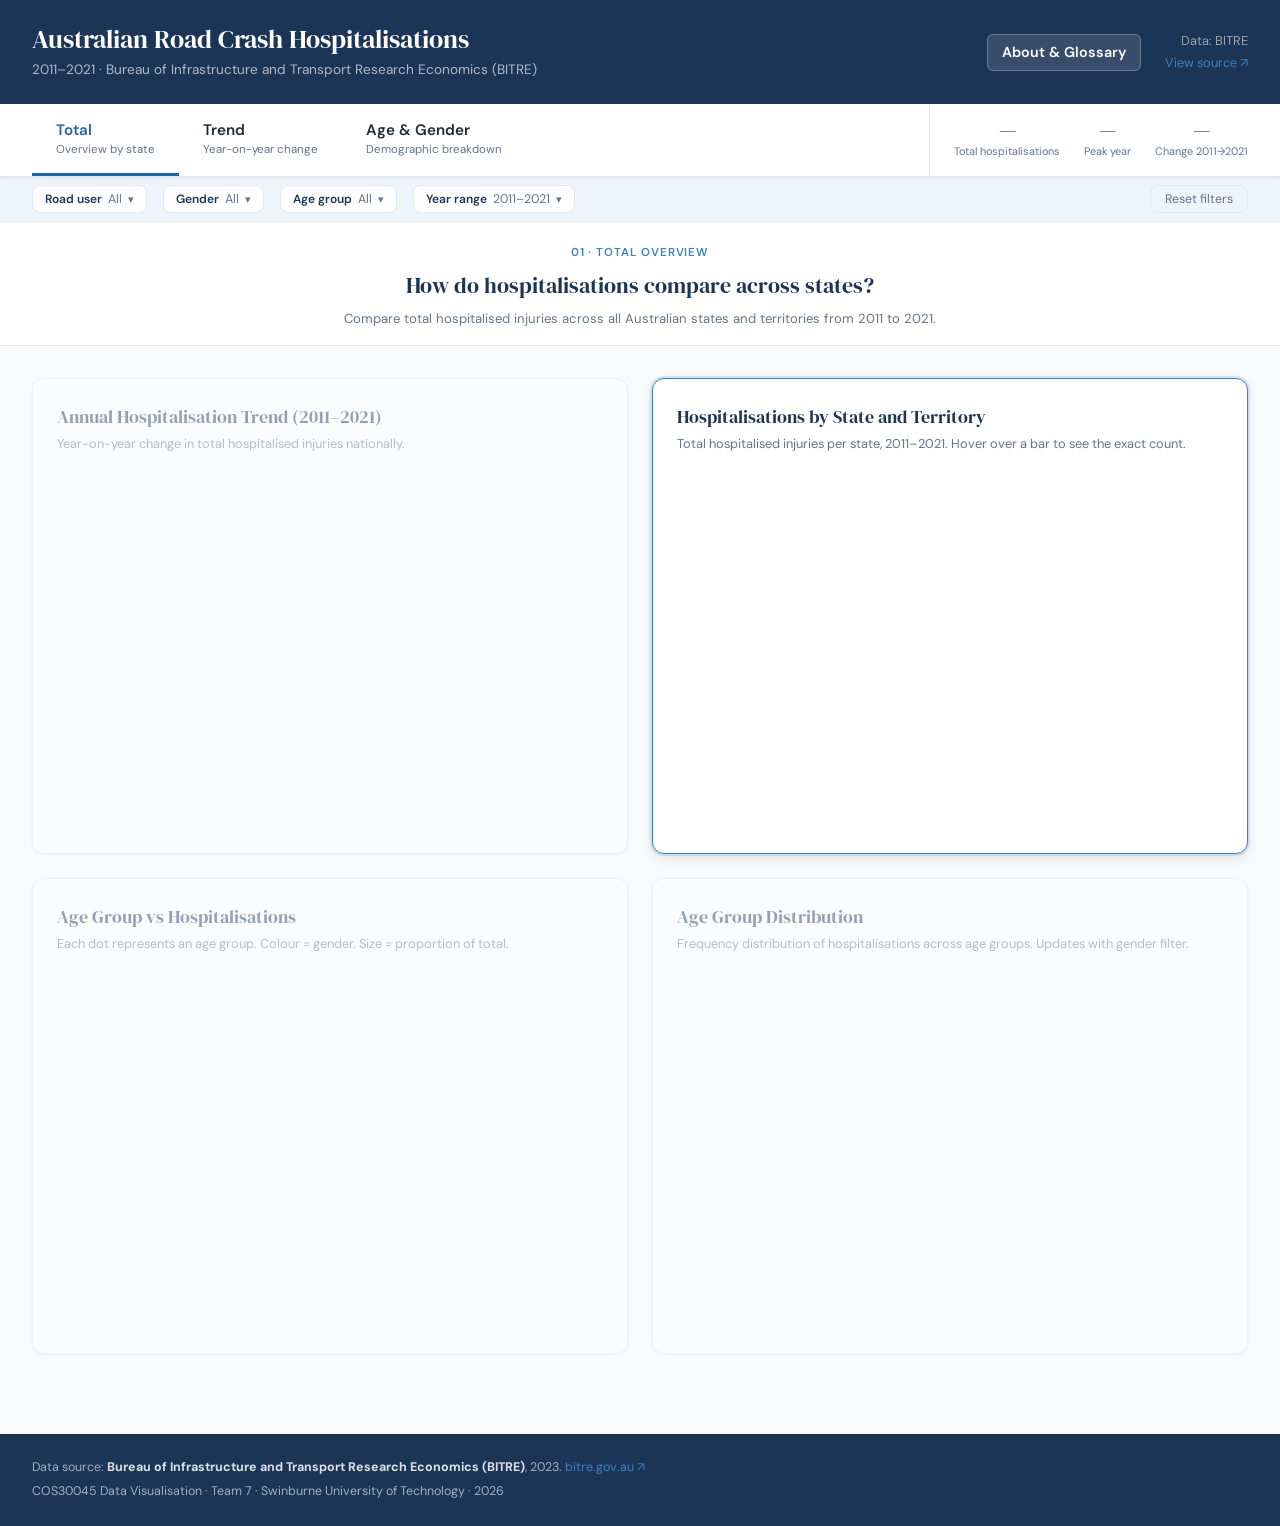
<file: index.html>
<!DOCTYPE html>
<html lang="en">
<head>
  <meta charset="UTF-8" />
  <meta name="viewport" content="width=device-width, initial-scale=1.0" />
  <title>Australian Road Crash Hospitalisations (2011–2021)</title>
  <link rel="preconnect" href="https://fonts.googleapis.com" />
  <link rel="preconnect" href="https://fonts.gstatic.com" crossorigin />
  <link href="https://fonts.googleapis.com/css2?family=DM+Sans:wght@400;500;600&family=DM+Serif+Display&display=swap" rel="stylesheet" />
  <script src="https://d3js.org/d3.v7.min.js"></script>
  <link rel="stylesheet" href="css/style.css" />
</head>
<body>

  <!-- HEADER -->
  <header id="site-header">
    <div class="header-inner">
      <div class="header-text">
        <h1>Australian Road Crash Hospitalisations</h1>
        <p class="header-sub">2011–2021 · Bureau of Infrastructure and Transport Research Economics (BITRE)</p>
      </div>
      <div class="header-source" style="flex-direction:row;align-items:center;gap:1.5rem;">
        <a href="about.html" style="
          color:white;
          font-size:0.9rem;
          font-weight:600;
          background:rgba(255,255,255,0.12);
          border:1px solid rgba(255,255,255,0.25);
          border-radius:6px;
          padding:6px 14px;
          text-decoration:none;
          white-space:nowrap;
        " onmouseover="this.style.background='rgba(255,255,255,0.22)'"
           onmouseout="this.style.background='rgba(255,255,255,0.12)'">
          About &amp; Glossary
        </a>
        <div style="display:flex;flex-direction:column;align-items:flex-end;gap:2px;">
          <span>Data: BITRE</span>
          <a href="https://www.bitre.gov.au/publications/ongoing/hospitalised-injury" target="_blank">View source ↗</a>
        </div>
      </div>
    </div>
  </header>

  <!-- NAV TABS + KEY STATS -->
  <nav id="tab-nav">
    <div class="tab-nav-inner">
      <div class="tabs">
        <button class="tab-btn active" data-tab="total">
          <span class="tab-label">Total</span>
          <span class="tab-sub">Overview by state</span>
        </button>
        <button class="tab-btn" data-tab="trend">
          <span class="tab-label">Trend</span>
          <span class="tab-sub">Year-on-year change</span>
        </button>
        <button class="tab-btn" data-tab="age-gender">
          <span class="tab-label">Age &amp; Gender</span>
          <span class="tab-sub">Demographic breakdown</span>
        </button>
      </div>
      <aside id="key-stats">
        <div class="stat-card">
          <span class="stat-value" id="stat-total">—</span>
          <span class="stat-label">Total hospitalisations</span>
        </div>
        <div class="stat-card">
          <span class="stat-value" id="stat-peak">—</span>
          <span class="stat-label">Peak year</span>
        </div>
        <div class="stat-card">
          <span class="stat-value" id="stat-change">—</span>
          <span class="stat-label" id="stat-change-label">Change 2011→2021</span>
        </div>
      </aside>
    </div>
  </nav>

  <!-- FILTER BAR — dropdown style -->
  <section id="filter-bar">
    <div class="filter-bar-inner">

      <!-- Road user -->
      <div class="filter-dropdown" id="dropdown-road-user">
        <button class="dropdown-trigger" onclick="toggleDropdown('dropdown-road-user')">
          <span class="dropdown-label">Road user</span>
          <span class="dropdown-summary" id="summary-road-user">All</span>
          <span class="dropdown-arrow">▾</span>
        </button>
        <div class="dropdown-panel">
          <label class="dropdown-item"><input type="checkbox" value="all" checked onchange="handleRoadUserAll(this)" /> All</label>
          <label class="dropdown-item"><input type="checkbox" value="Driver"       onchange="updateRoadUserSummary()" /> Driver</label>
          <label class="dropdown-item"><input type="checkbox" value="Passenger"    onchange="updateRoadUserSummary()" /> Passenger</label>
          <label class="dropdown-item"><input type="checkbox" value="Motorcyclist" onchange="updateRoadUserSummary()" /> Motorcyclist</label>
          <label class="dropdown-item"><input type="checkbox" value="Cyclist"      onchange="updateRoadUserSummary()" /> Cyclist</label>
          <label class="dropdown-item"><input type="checkbox" value="Pedestrian"   onchange="updateRoadUserSummary()" /> Pedestrian</label>
        </div>
      </div>

      <!-- Gender -->
      <div class="filter-dropdown" id="dropdown-gender">
        <button class="dropdown-trigger" onclick="toggleDropdown('dropdown-gender')">
          <span class="dropdown-label">Gender</span>
          <span class="dropdown-summary" id="summary-gender">All</span>
          <span class="dropdown-arrow">▾</span>
        </button>
        <div class="dropdown-panel">
          <label class="dropdown-item"><input type="radio" name="gender" value="all"    checked onchange="updateGenderSummary(this)" /> All</label>
          <label class="dropdown-item"><input type="radio" name="gender" value="Male"          onchange="updateGenderSummary(this)" /> Male</label>
          <label class="dropdown-item"><input type="radio" name="gender" value="Female"        onchange="updateGenderSummary(this)" /> Female</label>
        </div>
      </div>

      <!-- Age group -->
      <div class="filter-dropdown" id="dropdown-age">
        <button class="dropdown-trigger" onclick="toggleDropdown('dropdown-age')">
          <span class="dropdown-label">Age group</span>
          <span class="dropdown-summary" id="summary-age">All</span>
          <span class="dropdown-arrow">▾</span>
        </button>
        <div class="dropdown-panel">
          <label class="dropdown-item"><input type="checkbox" value="0-7"   checked onchange="updateAgeSummary()" /> 0–7</label>
          <label class="dropdown-item"><input type="checkbox" value="8-16"  checked onchange="updateAgeSummary()" /> 8–16</label>
          <label class="dropdown-item"><input type="checkbox" value="17-25" checked onchange="updateAgeSummary()" /> 17–25</label>
          <label class="dropdown-item"><input type="checkbox" value="26-39" checked onchange="updateAgeSummary()" /> 26–39</label>
          <label class="dropdown-item"><input type="checkbox" value="40-64" checked onchange="updateAgeSummary()" /> 40–64</label>
          <label class="dropdown-item"><input type="checkbox" value="65-74" checked onchange="updateAgeSummary()" /> 65–74</label>
          <label class="dropdown-item"><input type="checkbox" value="75+"   checked onchange="updateAgeSummary()" /> 75+</label>
        </div>
      </div>

      <!-- Year range -->
      <div class="filter-dropdown" id="dropdown-year">
        <button class="dropdown-trigger" onclick="toggleDropdown('dropdown-year')">
          <span class="dropdown-label">Year range</span>
          <span class="dropdown-summary" id="summary-year">2011–2021</span>
          <span class="dropdown-arrow">▾</span>
        </button>
        <div class="dropdown-panel dropdown-panel--year">
          <div class="year-range-row">
            <label class="year-label">From</label>
            <select id="year-from" onchange="updateYearSummary()">
              <option>2011</option><option>2012</option><option>2013</option>
              <option>2014</option><option>2015</option><option>2016</option>
              <option>2017</option><option>2018</option><option>2019</option>
              <option>2020</option><option>2021</option>
            </select>
          </div>
          <div class="year-range-row">
            <label class="year-label">To</label>
            <select id="year-to" onchange="updateYearSummary()">
              <option>2011</option><option>2012</option><option>2013</option>
              <option>2014</option><option>2015</option><option>2016</option>
              <option>2017</option><option>2018</option><option>2019</option>
              <option>2020</option><option selected>2021</option>
            </select>
          </div>
        </div>
      </div>

      <button id="reset-filters">Reset filters</button>

    </div>
  </section>

  <!-- TAB BANNER -->
  <div id="tab-banner">
    <div class="tab-banner-inner" style="text-align:center;">
      <span id="tab-banner-label">01 · TOTAL OVERVIEW</span>
      <h2 id="tab-banner-title">How do hospitalisations compare across states?</h2>
      <p id="tab-banner-desc">Compare total hospitalised injuries across all Australian states and territories from 2011 to 2021.</p>
    </div>
  </div>

  <!-- 2x2 CHART GRID -->
  <main id="main-content">
    <div class="chart-grid two-col">

      <div class="chart-card" id="card-linechart">
        <div class="chart-header">
          <h2>Annual Hospitalisation Trend (2011–2021)</h2>
          <p class="chart-desc">Year-on-year change in total hospitalised injuries nationally.</p>
        </div>
        <div class="chart-container" id="chart-linechart"></div>
      </div>

      <div class="chart-card" id="card-barchart">
        <div class="chart-header">
          <h2>Hospitalisations by State and Territory</h2>
          <p class="chart-desc">Total hospitalised injuries per state, 2011–2021. Hover over a bar to see the exact count.</p>
        </div>
        <div class="chart-container" id="chart-barchart"></div>
      </div>

      <div class="chart-card" id="card-scatterplot">
        <div class="chart-header">
          <h2>Age Group vs Hospitalisations</h2>
          <p class="chart-desc">Each dot represents an age group. Colour = gender. Size = proportion of total.</p>
        </div>
        <div class="chart-container" id="chart-scatterplot"></div>
      </div>

      <div class="chart-card" id="card-histogram">
        <div class="chart-header">
          <h2>Age Group Distribution</h2>
          <p class="chart-desc">Frequency distribution of hospitalisations across age groups. Updates with gender filter.</p>
        </div>
        <div class="chart-container" id="chart-histogram"></div>
      </div>

    </div>
  </main>

  <!-- FOOTER -->
  <footer id="site-footer">
    <div class="footer-inner">
      <p>Data source: <strong>Bureau of Infrastructure and Transport Research Economics (BITRE)</strong>, 2023.
        <a href="https://www.bitre.gov.au/publications/ongoing/hospitalised-injury" target="_blank">bitre.gov.au ↗</a>
      </p>
      <p>COS30045 Data Visualisation · Team 7 · Swinburne University of Technology · 2026</p>
    </div>
  </footer>

  <script src="js/shared.js"></script>
  <script src="js/barchart.js"></script>
  <script src="js/linechart.js"></script>
  <script src="js/scatterplot.js"></script>
  <script src="js/histogram.js"></script>

  <script>
    // ── Tab config ─────────────────────────────
    const TAB_CONFIG = {
      total: {
        label: "01 · TOTAL OVERVIEW",
        title: "How do hospitalisations compare across states?",
        desc:  "Compare total hospitalised injuries across all Australian states and territories from 2011 to 2021.",
        highlight: ["card-barchart"],
      },
      trend: {
        label: "02 · NATIONAL TREND",
        title: "How have hospitalisations changed over time?",
        desc:  "Track the year-on-year change in total road crash hospitalisations nationally from 2011 to 2021.",
        highlight: ["card-linechart"],
      },
      "age-gender": {
        label: "03 · AGE & GENDER",
        title: "Who is most at risk?",
        desc:  "Explore which age groups and genders are most affected by road crash hospitalisations.",
        highlight: ["card-scatterplot", "card-histogram"],
      },
    };

    // ── Tab switching ──────────────────────────
    const tabBtns = document.querySelectorAll('.tab-btn');
    tabBtns.forEach(btn => {
      btn.addEventListener('click', () => {
        const config = TAB_CONFIG[btn.dataset.tab];
        tabBtns.forEach(b => b.classList.remove('active'));
        btn.classList.add('active');
        document.getElementById('tab-banner-label').textContent = config.label;
        document.getElementById('tab-banner-title').textContent = config.title;
        document.getElementById('tab-banner-desc').textContent  = config.desc;
        document.querySelectorAll('.chart-card').forEach(c => {
          c.classList.remove('highlighted');
          c.classList.add('dimmed');
        });
        config.highlight.forEach(id => {
          const card = document.getElementById(id);
          if (card) { card.classList.remove('dimmed'); card.classList.add('highlighted'); }
        });

        // Age & Gender 탭 클릭 시 Scatterplot으로 자동 스크롤
        if (btn.dataset.tab === 'age-gender') {
          const firstCard = document.getElementById(config.highlight[0]);
          if (firstCard) {
            setTimeout(() => {
              firstCard.scrollIntoView({ behavior: 'smooth', block: 'start' });
            }, 100);
          }
        }
      });
    });

    // Initial highlight
    document.querySelectorAll('.chart-card').forEach(c => c.classList.add('dimmed'));
    document.getElementById('card-barchart').classList.remove('dimmed');
    document.getElementById('card-barchart').classList.add('highlighted');

    // ── Dropdown toggle ────────────────────────
    function toggleDropdown(id) {
      const dd = document.getElementById(id);
      const isOpen = dd.classList.contains('open');
      // Close all
      document.querySelectorAll('.filter-dropdown').forEach(d => d.classList.remove('open'));
      if (!isOpen) dd.classList.add('open');
    }

    // Close dropdowns when clicking outside
    document.addEventListener('click', e => {
      if (!e.target.closest('.filter-dropdown')) {
        document.querySelectorAll('.filter-dropdown').forEach(d => d.classList.remove('open'));
      }
    });

    // ── Road user summary ──────────────────────
    function handleRoadUserAll(cb) {
      const others = document.querySelectorAll('#dropdown-road-user input[type="checkbox"]:not([value="all"])');
      if (cb.checked) others.forEach(o => o.checked = false);
      updateRoadUserSummary();
    }

    function updateRoadUserSummary() {
      const allCb   = document.querySelector('#dropdown-road-user input[value="all"]');
      const checked = [...document.querySelectorAll('#dropdown-road-user input[type="checkbox"]:not([value="all"])')].filter(c => c.checked);
      if (checked.length === 0) allCb.checked = true;
      else allCb.checked = false;
      document.getElementById('summary-road-user').textContent =
        allCb.checked ? 'All' : checked.map(c => c.value).join(', ');
      filterState.roadUsers = allCb.checked ? ['all'] : checked.map(c => c.value);
      applyFilters();
    }

    // ── Gender summary ─────────────────────────
    function updateGenderSummary(radio) {
      document.getElementById('summary-gender').textContent = radio.value === 'all' ? 'All' : radio.value;
      filterState.gender = radio.value;
      applyFilters();
    }

    // ── Age group summary ──────────────────────
    function updateAgeSummary() {
      const checked = [...document.querySelectorAll('#dropdown-age input[type="checkbox"]')].filter(c => c.checked);
      const total   = document.querySelectorAll('#dropdown-age input[type="checkbox"]').length;
      document.getElementById('summary-age').textContent =
        checked.length === total ? 'All' : checked.map(c => c.value).join(', ');
      filterState.ageGroups = checked.map(c => c.value);
      applyFilters();
    }

    // ── Year range summary ─────────────────────
    function updateYearSummary() {
      const from = document.getElementById('year-from').value;
      const to   = document.getElementById('year-to').value;
      document.getElementById('summary-year').textContent = `${from}–${to}`;
      filterState.yearFrom = +from;
      filterState.yearTo   = +to;
      applyFilters();
    }

    // ── Reset filters ──────────────────────────
    document.getElementById('reset-filters').addEventListener('click', () => {
      // Road user
      document.querySelectorAll('#dropdown-road-user input').forEach(cb => {
        cb.checked = cb.value === 'all';
      });
      document.getElementById('summary-road-user').textContent = 'All';
      filterState.roadUsers = ['all'];

      // Gender
      document.querySelector('input[name="gender"][value="all"]').checked = true;
      document.getElementById('summary-gender').textContent = 'All';
      filterState.gender = 'all';

      // Age group
      document.querySelectorAll('#dropdown-age input').forEach(cb => cb.checked = true);
      document.getElementById('summary-age').textContent = 'All';
      filterState.ageGroups = ["0-7","8-16","17-25","26-39","40-64","65-74","75+"];

      // Year
      document.getElementById('year-from').value = '2011';
      document.getElementById('year-to').value   = '2021';
      document.getElementById('summary-year').textContent = '2011–2021';
      filterState.yearFrom = 2011;
      filterState.yearTo   = 2021;

      applyFilters();
    });
  </script>

</body>
</html>
</file>
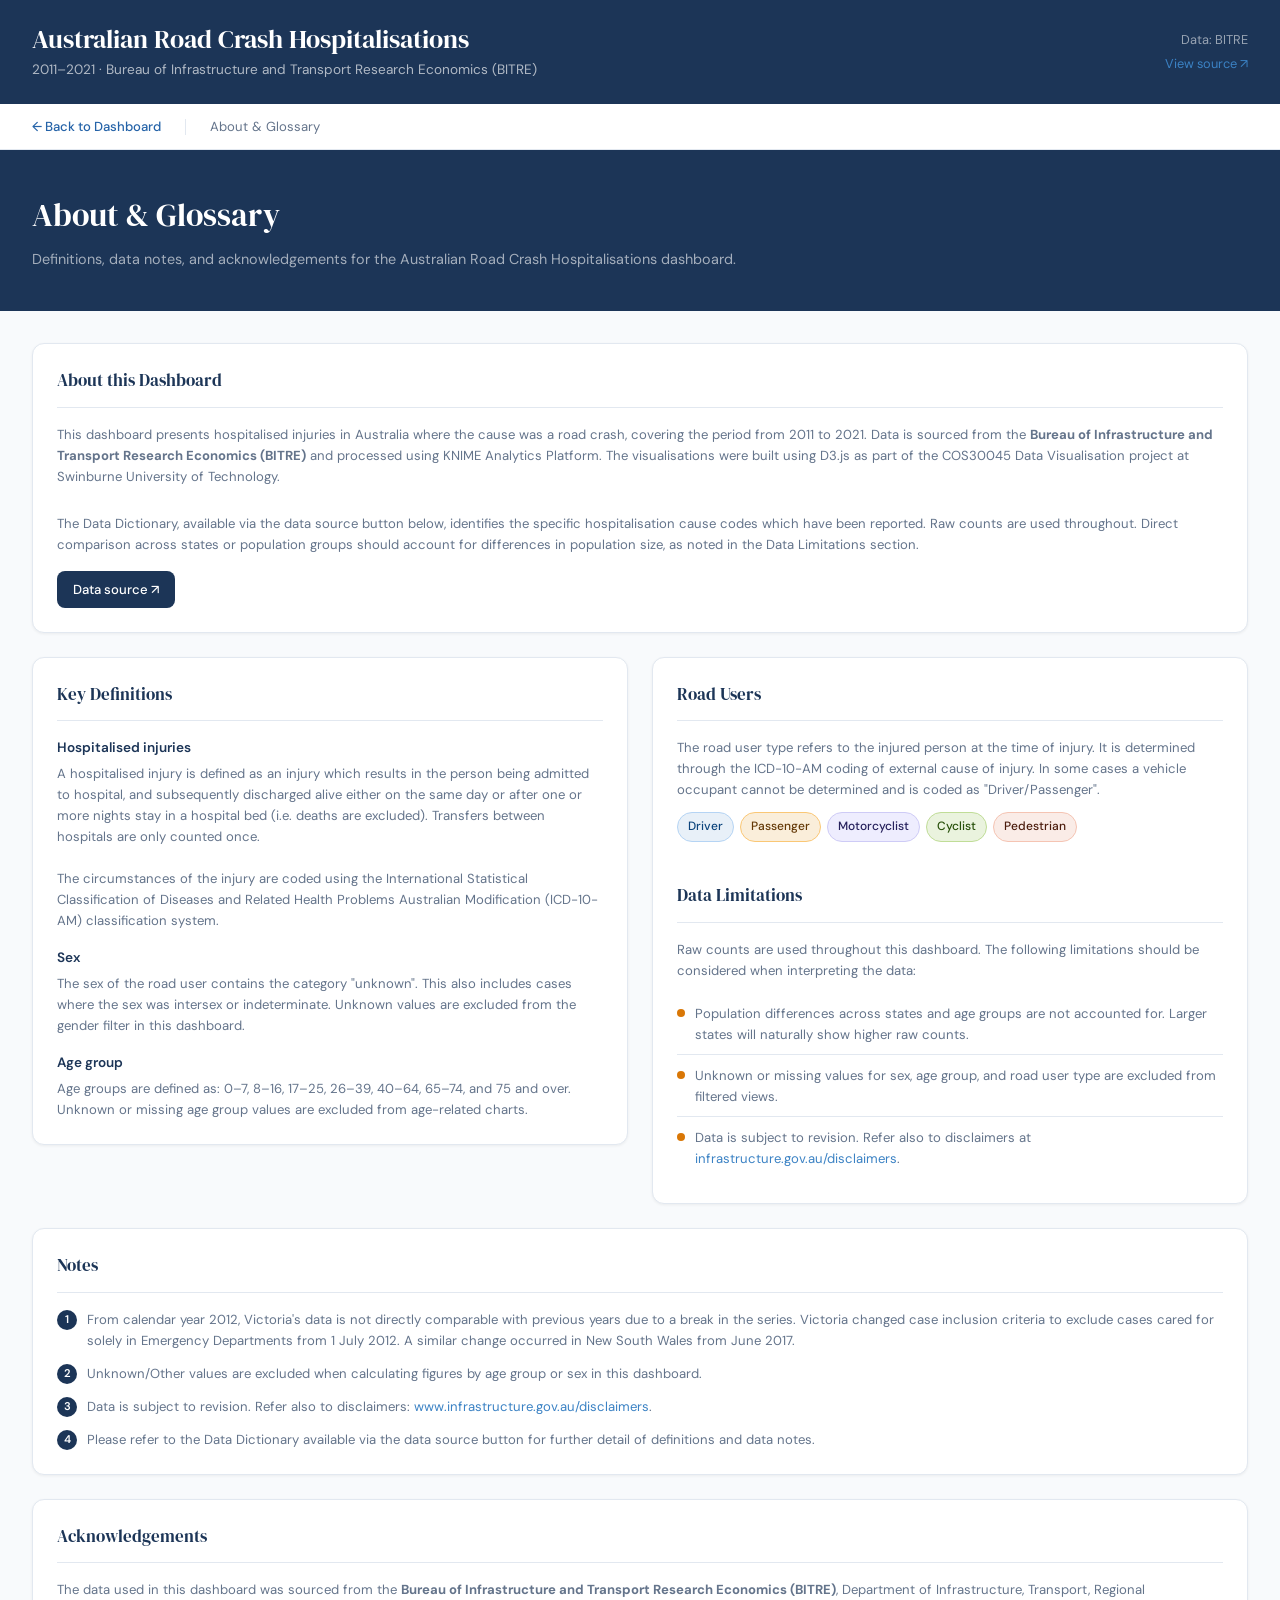
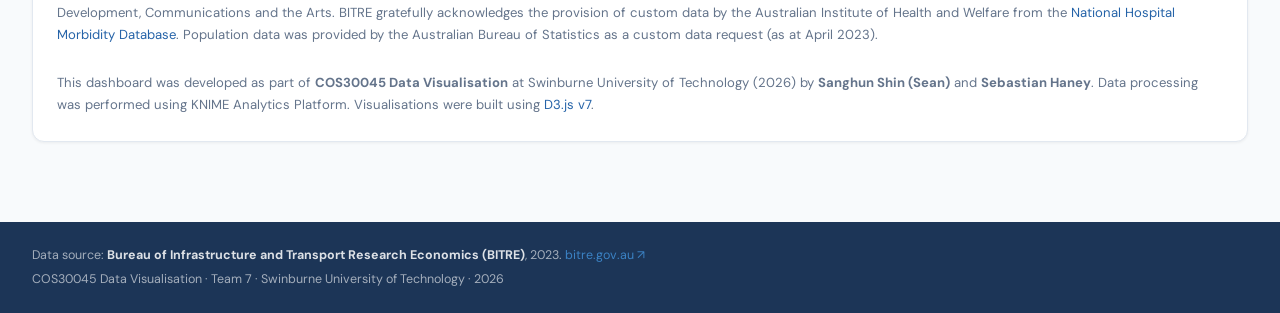
<file: about.html>
<!DOCTYPE html>
<html lang="en">
<head>
  <meta charset="UTF-8" />
  <meta name="viewport" content="width=device-width, initial-scale=1.0" />
  <title>About — Australian Road Crash Hospitalisations</title>
  <link rel="preconnect" href="https://fonts.googleapis.com" />
  <link rel="preconnect" href="https://fonts.gstatic.com" crossorigin />
  <link href="https://fonts.googleapis.com/css2?family=DM+Sans:wght@400;500;600&family=DM+Serif+Display&display=swap" rel="stylesheet" />
  <link rel="stylesheet" href="css/style.css" />
  <style>
    /* ── About page specific styles ── */
    .about-hero {
      background: var(--color-navy);
      padding: 2.5rem 2rem;
    }
    .about-hero-inner {
      max-width: 1280px;
      margin: 0 auto;
    }
    .about-hero h1 {
      font-family: var(--font-display);
      font-size: 2rem;
      font-weight: 400;
      color: white;
      margin-bottom: 0.4rem;
    }
    .about-hero p {
      font-size: 0.9rem;
      color: rgba(255,255,255,0.6);
    }

    /* ── Back nav ── */
    .back-nav {
      background: var(--color-surface);
      border-bottom: 1px solid var(--color-border);
      padding: 0.75rem 2rem;
    }
    .back-nav-inner {
      max-width: 1280px;
      margin: 0 auto;
      display: flex;
      align-items: center;
      gap: 1.5rem;
    }
    .back-link {
      display: flex;
      align-items: center;
      gap: 6px;
      font-size: 0.82rem;
      font-weight: 500;
      color: var(--color-blue);
      text-decoration: none;
    }
    .back-link:hover { text-decoration: underline; }
    .nav-divider {
      width: 1px;
      height: 16px;
      background: var(--color-border);
    }
    .current-page {
      font-size: 0.82rem;
      color: var(--color-muted);
    }

    /* ── Main layout ── */
    .about-main {
      max-width: 1280px;
      margin: 0 auto;
      padding: 2rem;
      display: grid;
      grid-template-columns: 1fr 1fr;
      gap: 1.5rem;
      align-items: start;
    }

    /* ── Section cards ── */
    .about-card {
      background: var(--color-surface);
      border: 1px solid var(--color-border);
      border-radius: 12px;
      padding: 1.5rem;
      box-shadow: 0 1px 3px rgba(0,0,0,0.06);
    }

    .about-card.full-width {
      grid-column: 1 / -1;
    }

    .about-card-header {
      display: flex;
      align-items: center;
      gap: 10px;
      margin-bottom: 1rem;
      padding-bottom: 0.75rem;
      border-bottom: 1px solid var(--color-border);
    }

    .about-card-icon {
      width: 32px;
      height: 32px;
      border-radius: 8px;
      display: flex;
      align-items: center;
      justify-content: center;
      font-size: 1rem;
      flex-shrink: 0;
    }

    .icon-blue   { background: #E8F0F8; }
    .icon-green  { background: #EAF3DE; }
    .icon-amber  { background: #FAEEDA; }
    .icon-coral  { background: #FAECE7; }
    .icon-purple { background: #EEEDFE; }

    .about-card-title {
      font-family: var(--font-display);
      font-size: 1.05rem;
      font-weight: 400;
      color: var(--color-navy);
    }

    /* ── Definition items ── */
    .def-item {
      margin-bottom: 1rem;
    }
    .def-item:last-child { margin-bottom: 0; }

    .def-term {
      font-size: 0.85rem;
      font-weight: 600;
      color: var(--color-navy);
      margin-bottom: 0.25rem;
    }

    .def-body {
      font-size: 0.82rem;
      color: var(--color-muted);
      line-height: 1.6;
    }

    /* ── Notes list ── */
    .notes-list {
      list-style: none;
      padding: 0;
      margin: 0;
      display: flex;
      flex-direction: column;
      gap: 0.75rem;
    }

    .notes-list li {
      display: flex;
      gap: 10px;
      font-size: 0.82rem;
      color: var(--color-muted);
      line-height: 1.6;
    }

    .note-num {
      flex-shrink: 0;
      width: 20px;
      height: 20px;
      background: var(--color-navy);
      color: white;
      border-radius: 50%;
      font-size: 0.7rem;
      font-weight: 600;
      display: flex;
      align-items: center;
      justify-content: center;
      margin-top: 1px;
    }

    /* ── Road user tags ── */
    .road-user-tags {
      display: flex;
      flex-wrap: wrap;
      gap: 6px;
      margin-top: 0.75rem;
    }

    .road-user-tag {
      display: inline-flex;
      align-items: center;
      gap: 6px;
      padding: 4px 10px;
      border-radius: 99px;
      font-size: 0.75rem;
      font-weight: 500;
      border: 1px solid;
    }

    .tag-driver      { background:#E8F0F8; color:#0C447C; border-color:#B5D4F4; }
    .tag-passenger   { background:#FAEEDA; color:#633806; border-color:#FAC775; }
    .tag-motorcyclist{ background:#EEEDFE; color:#26215C; border-color:#CECBF6; }
    .tag-cyclist     { background:#EAF3DE; color:#27500A; border-color:#C0DD97; }
    .tag-pedestrian  { background:#FAECE7; color:#4A1B0C; border-color:#F5C4B3; }

    /* ── Limitation banner ── */
    .limitation-banner {
      background: #FAEEDA;
      border: 1px solid #FAC775;
      border-radius: 8px;
      padding: 0.75rem 1rem;
      font-size: 0.8rem;
      color: #633806;
      margin-top: 0.75rem;
      line-height: 1.5;
    }

    .limitation-banner strong { color: #3D2000; }

    /* ── Acknowledgement ── */
    .ack-text {
      font-size: 0.82rem;
      color: var(--color-muted);
      line-height: 1.7;
    }

    .ack-text a {
      color: var(--color-blue);
    }

    /* ── Data source button ── */
    .data-source-btn {
      display: inline-flex;
      align-items: center;
      gap: 6px;
      margin-top: 1rem;
      background: var(--color-navy);
      color: white;
      border: none;
      border-radius: 8px;
      padding: 8px 16px;
      font-size: 0.82rem;
      font-family: var(--font-body);
      font-weight: 500;
      cursor: pointer;
      text-decoration: none;
      transition: background 0.15s;
    }
    .data-source-btn:hover {
      background: var(--color-blue);
      text-decoration: none;
      color: white;
    }

    /* ── Limitations note ── */
    .limitation-item {
      display: flex;
      gap: 10px;
      padding: 0.6rem 0;
      border-bottom: 1px solid var(--color-border);
      font-size: 0.82rem;
      color: var(--color-muted);
      line-height: 1.6;
    }
    .limitation-item:last-child { border-bottom: none; }
    .limitation-dot {
      width: 8px;
      height: 8px;
      border-radius: 50%;
      background: var(--color-amber);
      flex-shrink: 0;
      margin-top: 6px;
    }
  </style>
</head>
<body>

  <!-- HEADER -->
  <header id="site-header">
    <div class="header-inner">
      <div class="header-text">
        <h1>Australian Road Crash Hospitalisations</h1>
        <p class="header-sub">2011–2021 · Bureau of Infrastructure and Transport Research Economics (BITRE)</p>
      </div>
      <div class="header-source">
        <span>Data: BITRE</span>
        <a href="https://www.bitre.gov.au/publications/ongoing/hospitalised-injury" target="_blank">View source ↗</a>
      </div>
    </div>
  </header>

  <!-- BACK NAV -->
  <div class="back-nav">
    <div class="back-nav-inner">
      <a href="index.html" class="back-link">← Back to Dashboard</a>
      <div class="nav-divider"></div>
      <span class="current-page">About & Glossary</span>
    </div>
  </div>

  <!-- ABOUT HERO -->
  <div class="about-hero">
    <div class="about-hero-inner">
      <h1>About & Glossary</h1>
      <p>Definitions, data notes, and acknowledgements for the Australian Road Crash Hospitalisations dashboard.</p>
    </div>
  </div>

  <!-- MAIN CONTENT -->
  <main class="about-main">

    <!-- About this dashboard -->
    <div class="about-card full-width">
      <div class="about-card-header">
        <h2 class="about-card-title">About this Dashboard</h2>
      </div>
      <p class="def-body">
        This dashboard presents hospitalised injuries in Australia where the cause was a road crash,
        covering the period from 2011 to 2021. Data is sourced from the
        <strong>Bureau of Infrastructure and Transport Research Economics (BITRE)</strong> and processed
        using KNIME Analytics Platform. The visualisations were built using D3.js as part of the
        COS30045 Data Visualisation project at Swinburne University of Technology.
      </p>
      <br/>
      <p class="def-body">
        The Data Dictionary, available via the data source button below, identifies the specific
        hospitalisation cause codes which have been reported. Raw counts are used throughout.
        Direct comparison across states or population groups should account for differences in
        population size, as noted in the Data Limitations section.
      </p>
      <a href="https://www.bitre.gov.au/publications/ongoing/hospitalised-injury"
         target="_blank" class="data-source-btn">
        Data source ↗
      </a>
    </div>

    <!-- Definitions LEFT -->
    <div class="about-card">
      <div class="about-card-header">
        <h2 class="about-card-title">Key Definitions</h2>
      </div>

      <div class="def-item">
        <div class="def-term">Hospitalised injuries</div>
        <div class="def-body">
          A hospitalised injury is defined as an injury which results in the person being admitted
          to hospital, and subsequently discharged alive either on the same day or after one or more
          nights stay in a hospital bed (i.e. deaths are excluded). Transfers between hospitals are
          only counted once.
          <br/><br/>
          The circumstances of the injury are coded using the International Statistical Classification
          of Diseases and Related Health Problems Australian Modification (ICD-10-AM) classification system.
        </div>
      </div>

      <div class="def-item">
        <div class="def-term">Sex</div>
        <div class="def-body">
          The sex of the road user contains the category "unknown". This also includes cases where
          the sex was intersex or indeterminate. Unknown values are excluded from the gender filter
          in this dashboard.
        </div>
      </div>

      <div class="def-item">
        <div class="def-term">Age group</div>
        <div class="def-body">
          Age groups are defined as: 0–7, 8–16, 17–25, 26–39, 40–64, 65–74, and 75 and over.
          Unknown or missing age group values are excluded from age-related charts.
        </div>
      </div>
    </div>

    <!-- Definitions RIGHT -->
    <div class="about-card">
      <div class="about-card-header">
        <h2 class="about-card-title">Road Users</h2>
      </div>

      <div class="def-body">
        The road user type refers to the injured person at the time of injury. It is determined
        through the ICD-10-AM coding of external cause of injury. In some cases a vehicle occupant
        cannot be determined and is coded as "Driver/Passenger".
      </div>

      <div class="road-user-tags">
        <span class="road-user-tag tag-driver"> Driver</span>
        <span class="road-user-tag tag-passenger"> Passenger</span>
        <span class="road-user-tag tag-motorcyclist"> Motorcyclist</span>
        <span class="road-user-tag tag-cyclist"> Cyclist</span>
        <span class="road-user-tag tag-pedestrian"> Pedestrian</span>
      </div>

      <br/>

      <div class="about-card-header" style="margin-top:1rem;">
        <h2 class="about-card-title">Data Limitations</h2>
      </div>

      <div class="def-body" style="margin-bottom:0.75rem;">
        Raw counts are used throughout this dashboard. The following limitations should be
        considered when interpreting the data:
      </div>

      <div class="limitation-item">
        <div class="limitation-dot"></div>
        <span>Population differences across states and age groups are not accounted for.
        Larger states will naturally show higher raw counts.</span>
      </div>
      <div class="limitation-item">
        <div class="limitation-dot"></div>
        <span>Unknown or missing values for sex, age group, and road user type are excluded
        from filtered views.</span>
      </div>
      <div class="limitation-item">
        <div class="limitation-dot"></div>
        <span>Data is subject to revision. Refer also to disclaimers at
        <a href="https://www.infrastructure.gov.au/disclaimers" target="_blank">
        infrastructure.gov.au/disclaimers</a>.</span>
      </div>
    </div>

    <!-- Notes -->
    <div class="about-card full-width">
      <div class="about-card-header">
        <h2 class="about-card-title">Notes</h2>
      </div>
      <ul class="notes-list">
        <li>
          <span class="note-num">1</span>
          <span>From calendar year 2012, Victoria's data is not directly comparable with previous
          years due to a break in the series. Victoria changed case inclusion criteria to exclude
          cases cared for solely in Emergency Departments from 1 July 2012. A similar change
          occurred in New South Wales from June 2017.</span>
        </li>
        <li>
          <span class="note-num">2</span>
          <span>Unknown/Other values are excluded when calculating figures by age group or sex
          in this dashboard.</span>
        </li>
        <li>
          <span class="note-num">3</span>
          <span>Data is subject to revision. Refer also to disclaimers:
          <a href="https://www.infrastructure.gov.au/disclaimers" target="_blank">
          www.infrastructure.gov.au/disclaimers</a>.</span>
        </li>
        <li>
          <span class="note-num">4</span>
          <span>Please refer to the Data Dictionary available via the data source button for
          further detail of definitions and data notes.</span>
        </li>
      </ul>
    </div>

    <!-- Acknowledgements -->
    <div class="about-card full-width">
      <div class="about-card-header">
        <h2 class="about-card-title">Acknowledgements</h2>
      </div>
      <p class="ack-text">
        The data used in this dashboard was sourced from the
        <strong>Bureau of Infrastructure and Transport Research Economics (BITRE)</strong>,
        Department of Infrastructure, Transport, Regional Development, Communications and the Arts.
        BITRE gratefully acknowledges the provision of custom data by the Australian Institute of
        Health and Welfare from the
        <a href="https://www.aihw.gov.au/reports-data/myhospitals/content/data-sources"
           target="_blank">National Hospital Morbidity Database</a>.
        Population data was provided by the Australian Bureau of Statistics as a custom data
        request (as at April 2023).
      </p>
      <br/>
      <p class="ack-text">
        This dashboard was developed as part of <strong>COS30045 Data Visualisation</strong>
        at Swinburne University of Technology (2026) by
        <strong>Sanghun Shin (Sean)</strong> and <strong>Sebastian Haney</strong>.
        Data processing was performed using KNIME Analytics Platform.
        Visualisations were built using <a href="https://d3js.org" target="_blank">D3.js v7</a>.
      </p>
    </div>

  </main>

  <!-- FOOTER -->
  <footer id="site-footer">
    <div class="footer-inner">
      <p>
        Data source: <strong>Bureau of Infrastructure and Transport Research Economics (BITRE)</strong>, 2023.
        <a href="https://www.bitre.gov.au/publications/ongoing/hospitalised-injury" target="_blank">bitre.gov.au ↗</a>
      </p>
      <p>COS30045 Data Visualisation · Team 7 · Swinburne University of Technology · 2026</p>
    </div>
  </footer>

</body>
</html>
</file>
<file: css/style.css>
/* ═══════════════════════════════════════════════
   CSS Variables (shared constants)
═══════════════════════════════════════════════ */
:root {
  /* Colors */
  --color-navy:       #1C3557;
  --color-blue:       #2563A8;
  --color-accent:     #3B82C4;
  --color-light-blue: #E8F0F8;
  --color-bg:         #F8FAFC;
  --color-surface:    #FFFFFF;
  --color-border:     #E2E8F0;
  --color-text:       #1E293B;
  --color-muted:      #64748B;
  --color-green:      #16A34A;
  --color-amber:      #D97706;

  /* Chart ColorBrewer Set2 palette */
  --chart-color-1:    #66C2A5;
  --chart-color-2:    #FC8D62;
  --chart-color-3:    #8DA0CB;
  --chart-color-4:    #E78AC3;
  --chart-color-5:    #A6D854;
  --chart-color-6:    #FFD92F;

  /* Typography */
  --font-display:     'DM Serif Display', serif;
  --font-body:        'DM Sans', sans-serif;

  /* Spacing */
  --spacing-xs:       0.25rem;
  --spacing-sm:       0.5rem;
  --spacing-md:       1rem;
  --spacing-lg:       1.5rem;
  --spacing-xl:       2rem;
  --spacing-2xl:      3rem;

  /* Layout */
  --max-width:        1280px;
  --radius:           8px;
  --radius-lg:        12px;

  /* Shadows */
  --shadow-sm:        0 1px 3px rgba(0,0,0,0.08);
  --shadow-md:        0 4px 12px rgba(0,0,0,0.1);
}

/* ═══════════════════════════════════════════════
   Reset & Base
═══════════════════════════════════════════════ */
*, *::before, *::after {
  box-sizing: border-box;
  margin: 0;
  padding: 0;
}

html {
  font-size: 16px;
  scroll-behavior: smooth;
}

body {
  font-family: var(--font-body);
  background: var(--color-bg);
  color: var(--color-text);
  line-height: 1.6;
  min-height: 100vh;
}

a {
  color: var(--color-accent);
  text-decoration: none;
}
a:hover { text-decoration: underline; }

/* ═══════════════════════════════════════════════
   Header
═══════════════════════════════════════════════ */
#site-header {
  background: var(--color-navy);
  color: white;
  padding: var(--spacing-lg) var(--spacing-xl);
}

.header-inner {
  max-width: var(--max-width);
  margin: 0 auto;
  display: flex;
  align-items: center;
  justify-content: space-between;
  gap: var(--spacing-lg);
}

.header-text h1 {
  font-family: var(--font-display);
  font-size: 1.6rem;
  font-weight: 400;
  line-height: 1.2;
  color: white;
}

.header-sub {
  font-size: 0.85rem;
  color: rgba(255,255,255,0.65);
  margin-top: var(--spacing-xs);
}

.header-source {
  display: flex;
  flex-direction: column;
  align-items: flex-end;
  gap: var(--spacing-xs);
  font-size: 0.8rem;
  color: rgba(255,255,255,0.55);
  white-space: nowrap;
}
.header-source a { color: var(--color-accent); }

/* ═══════════════════════════════════════════════
   Navigation Tabs + Key Stats
═══════════════════════════════════════════════ */
#tab-nav {
  background: var(--color-surface);
  border-bottom: 1.5px solid var(--color-border);
  position: sticky;
  top: 0;
  z-index: 100;
  box-shadow: var(--shadow-sm);
}

.tab-nav-inner {
  max-width: var(--max-width);
  margin: 0 auto;
  padding: 0 var(--spacing-xl);
  display: flex;
  align-items: stretch;
  justify-content: space-between;
  gap: var(--spacing-lg);
}

/* Tabs */
.tabs {
  display: flex;
  gap: 0;
}

.tab-btn {
  background: none;
  border: none;
  border-bottom: 3px solid transparent;
  padding: var(--spacing-md) var(--spacing-lg);
  cursor: pointer;
  display: flex;
  flex-direction: column;
  align-items: flex-start;
  gap: 2px;
  transition: border-color 0.2s, background 0.2s;
  font-family: var(--font-body);
}

.tab-btn:hover {
  background: var(--color-light-blue);
}

.tab-btn.active {
  border-bottom-color: var(--color-blue);
}

.tab-label {
  font-size: 0.95rem;
  font-weight: 600;
  color: var(--color-text);
}

.tab-btn.active .tab-label {
  color: var(--color-blue);
}

.tab-sub {
  font-size: 0.72rem;
  color: var(--color-muted);
}

/* Key Stats Panel */
#key-stats {
  display: flex;
  align-items: center;
  gap: var(--spacing-lg);
  padding: var(--spacing-sm) 0;
  border-left: 1px solid var(--color-border);
  padding-left: var(--spacing-lg);
}

.stat-card {
  display: flex;
  flex-direction: column;
  align-items: center;
  gap: 2px;
}

.stat-value {
  font-family: var(--font-display);
  font-size: 1.3rem;
  color: var(--color-navy);
  line-height: 1;
}

.stat-label {
  font-size: 0.68rem;
  color: var(--color-muted);
  text-align: center;
  white-space: nowrap;
}

/* ═══════════════════════════════════════════════
   Filter Bar — Dropdown style
═══════════════════════════════════════════════ */
#filter-bar {
  background: #EEF4FB;
  border-bottom: 1px solid var(--color-border);
  padding: var(--spacing-sm) 0;
}

.filter-bar-inner {
  max-width: var(--max-width);
  margin: 0 auto;
  padding: 0 var(--spacing-xl);
  display: flex;
  align-items: center;
  gap: var(--spacing-md);
  flex-wrap: wrap;
}

/* Dropdown wrapper */
.filter-dropdown {
  position: relative;
}

/* Trigger button */
.dropdown-trigger {
  display: flex;
  align-items: center;
  gap: 6px;
  background: white;
  border: 1px solid var(--color-border);
  border-radius: var(--radius);
  padding: 5px 12px;
  font-family: var(--font-body);
  font-size: 0.8rem;
  color: var(--color-text);
  cursor: pointer;
  transition: border-color 0.15s;
  white-space: nowrap;
}

.dropdown-trigger:hover,
.filter-dropdown.open .dropdown-trigger {
  border-color: var(--color-accent);
}

.dropdown-label {
  font-weight: 600;
  color: var(--color-navy);
  font-size: 0.75rem;
}

.dropdown-summary {
  color: var(--color-muted);
  font-size: 0.78rem;
  max-width: 120px;
  overflow: hidden;
  text-overflow: ellipsis;
  white-space: nowrap;
}

.dropdown-arrow {
  font-size: 0.7rem;
  color: var(--color-muted);
  transition: transform 0.2s;
}

.filter-dropdown.open .dropdown-arrow {
  transform: rotate(180deg);
}

/* Dropdown panel */
.dropdown-panel {
  display: none;
  position: absolute;
  top: calc(100% + 6px);
  left: 0;
  background: white;
  border: 1px solid var(--color-border);
  border-radius: var(--radius);
  box-shadow: var(--shadow-md);
  padding: var(--spacing-sm);
  min-width: 160px;
  z-index: 200;
}

.filter-dropdown.open .dropdown-panel {
  display: block;
}

/* Each checkbox/radio item */
.dropdown-item {
  display: flex;
  align-items: center;
  gap: 8px;
  padding: 5px 8px;
  font-size: 0.82rem;
  color: var(--color-text);
  cursor: pointer;
  border-radius: 4px;
  transition: background 0.1s;
}

.dropdown-item:hover {
  background: var(--color-light-blue);
}

.dropdown-item input[type="checkbox"],
.dropdown-item input[type="radio"] {
  accent-color: var(--color-blue);
  cursor: pointer;
}

/* Year range panel */
.dropdown-panel--year {
  min-width: 180px;
  padding: var(--spacing-md);
}

.year-range-row {
  display: flex;
  align-items: center;
  justify-content: space-between;
  gap: var(--spacing-sm);
  margin-bottom: var(--spacing-sm);
}

.year-label {
  font-size: 0.78rem;
  font-weight: 600;
  color: var(--color-navy);
  width: 32px;
}

.year-range-row select {
  flex: 1;
  padding: 4px 8px;
  font-size: 0.8rem;
  font-family: var(--font-body);
  border: 1px solid var(--color-border);
  border-radius: var(--radius);
  color: var(--color-text);
  cursor: pointer;
}

/* Reset Button */
#reset-filters {
  margin-left: auto;
  background: none;
  border: 1px solid var(--color-border);
  border-radius: var(--radius);
  padding: 5px 14px;
  font-size: 0.78rem;
  font-family: var(--font-body);
  color: var(--color-muted);
  cursor: pointer;
  transition: all 0.15s;
}

#reset-filters:hover {
  border-color: var(--color-accent);
  color: var(--color-accent);
}

/* ═══════════════════════════════════════════════
   Main Content — Tab sections
═══════════════════════════════════════════════ */
#main-content {
  max-width: var(--max-width);
  margin: 0 auto;
  padding: var(--spacing-xl);
}

/* Tab section visibility */
.tab-section {
  display: none;
}

.tab-section.active {
  display: block;
}

/* Chart grids */
.chart-grid {
  display: grid;
  gap: var(--spacing-lg);
}

.chart-grid.two-col {
  grid-template-columns: 1fr 1fr;
}

/* Chart cards */
.chart-card {
  background: var(--color-surface);
  border: 1px solid var(--color-border);
  border-radius: var(--radius-lg);
  padding: var(--spacing-lg);
  box-shadow: var(--shadow-sm);
}

.chart-card.full-width {
  grid-column: 1 / -1;
}

.chart-header {
  margin-bottom: var(--spacing-md);
}

.chart-header h2 {
  font-family: var(--font-display);
  font-size: 1.1rem;
  font-weight: 400;
  color: var(--color-navy);
  margin-bottom: 4px;
}

.chart-desc {
  font-size: 0.8rem;
  color: var(--color-muted);
  line-height: 1.4;
}

/* Chart containers (D3 draws inside here) */
.chart-container {
  width: 100%;
  min-height: 360px;
  position: relative;
}

/* ═══════════════════════════════════════════════
   Tab Banner
═══════════════════════════════════════════════ */
#tab-banner {
  background: var(--color-surface);
  border-bottom: 1px solid var(--color-border);
  padding: var(--spacing-md) 0;
}

.tab-banner-inner {
  max-width: var(--max-width);
  margin: 0 auto;
  padding: 0 var(--spacing-xl);
}

#tab-banner-label {
  font-size: 0.72rem;
  font-weight: 600;
  color: var(--color-accent);
  letter-spacing: 0.08em;
  text-transform: uppercase;
}

#tab-banner-title {
  font-family: var(--font-display);
  font-size: 1.4rem;
  font-weight: 400;
  color: var(--color-navy);
  margin: 4px 0;
}

#tab-banner-desc {
  font-size: 0.82rem;
  color: var(--color-muted);
}

/* ═══════════════════════════════════════════════
   Chart card highlight / dimmed states
═══════════════════════════════════════════════ */
.chart-card.highlighted {
  border-color: var(--color-accent);
  box-shadow: 0 0 0 2px rgba(59,130,196,0.15), var(--shadow-md);
}

.chart-card.dimmed {
  opacity: 0.45;
  transition: opacity 0.25s;
}

.chart-card.dimmed:hover {
  opacity: 0.85;
}

/* ═══════════════════════════════════════════════
   D3 Tooltip (shared)
═══════════════════════════════════════════════ */
.d3-tooltip {
  position: absolute;
  background: var(--color-navy);
  color: white;
  padding: 8px 12px;
  border-radius: var(--radius);
  font-size: 0.78rem;
  font-family: var(--font-body);
  pointer-events: none;
  opacity: 0;
  transition: opacity 0.15s;
  white-space: nowrap;
  z-index: 999;
  box-shadow: var(--shadow-md);
}

/* ═══════════════════════════════════════════════
   Footer
═══════════════════════════════════════════════ */
#site-footer {
  background: var(--color-navy);
  color: rgba(255,255,255,0.6);
  padding: var(--spacing-lg) var(--spacing-xl);
  margin-top: var(--spacing-2xl);
}

.footer-inner {
  max-width: var(--max-width);
  margin: 0 auto;
  display: flex;
  flex-direction: column;
  gap: var(--spacing-xs);
  font-size: 0.78rem;
}

.footer-inner strong { color: rgba(255,255,255,0.85); }
.footer-inner a { color: var(--color-accent); }
</file>
